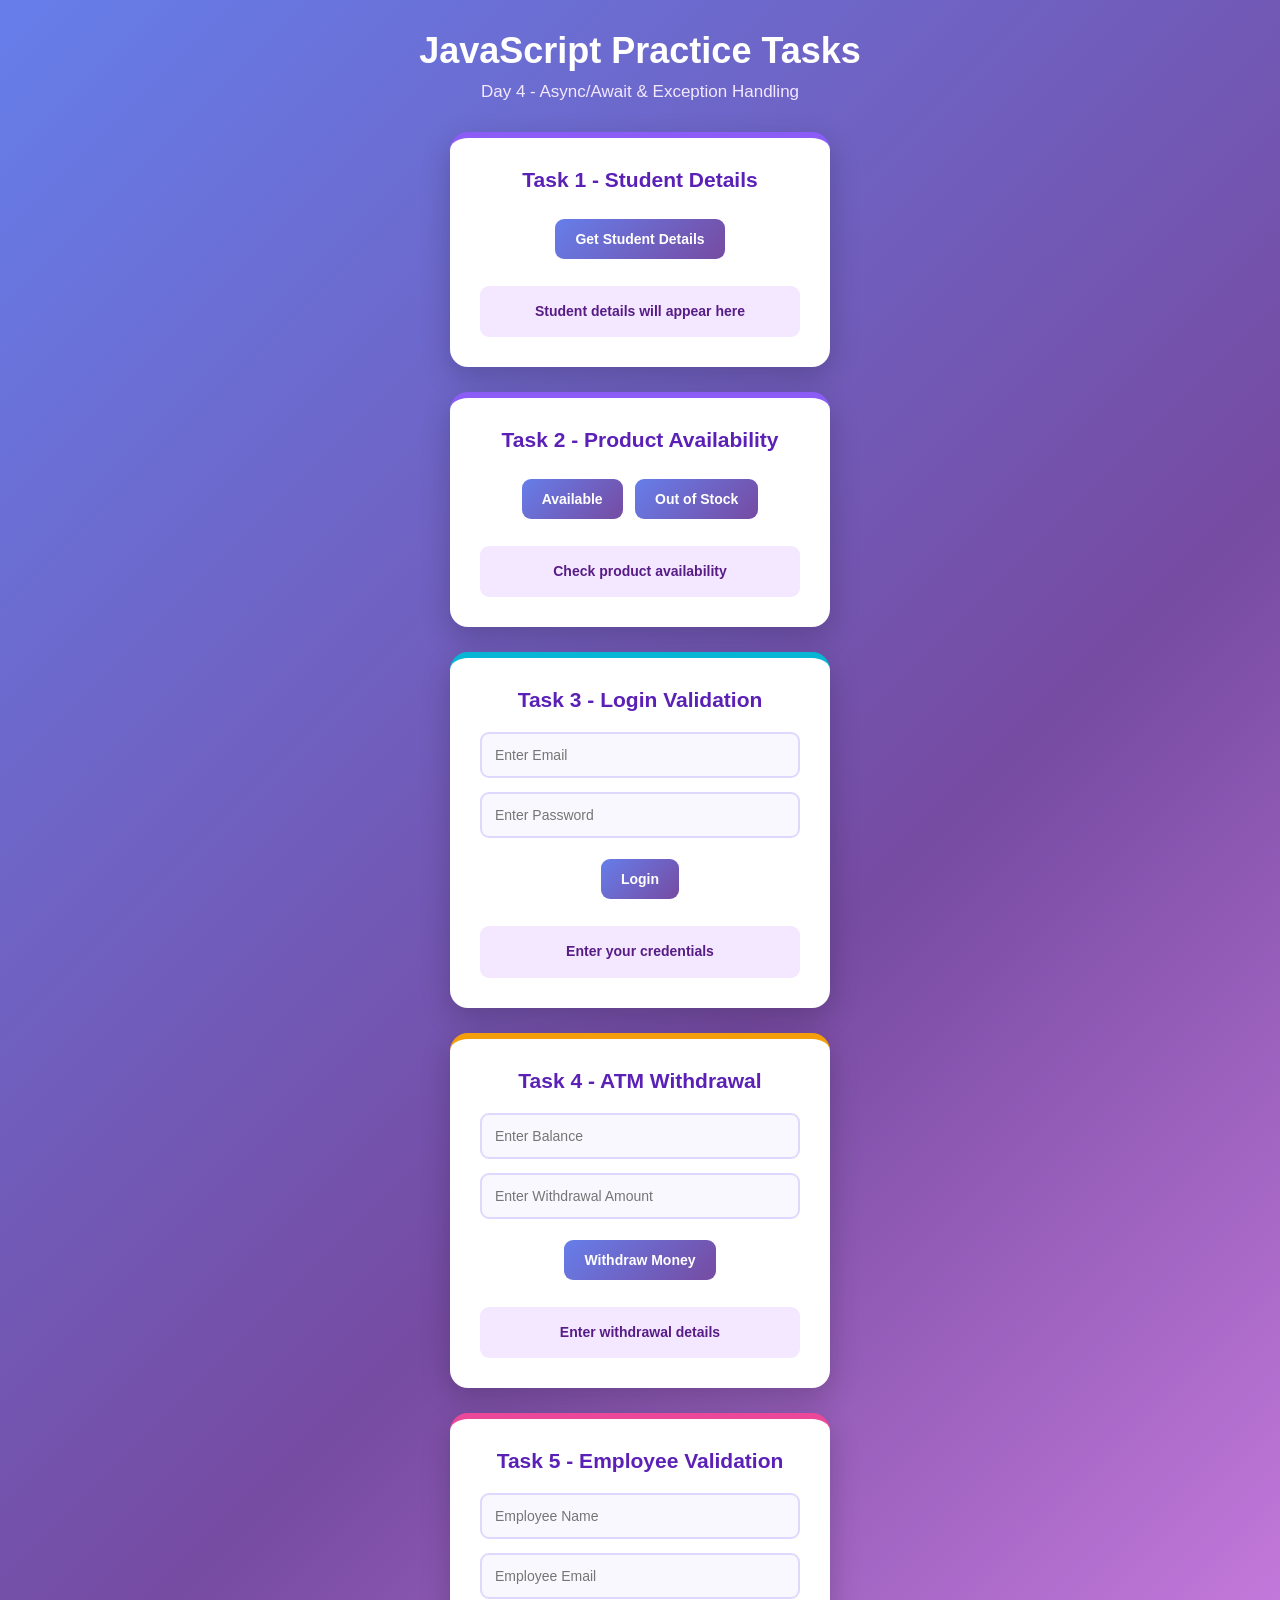
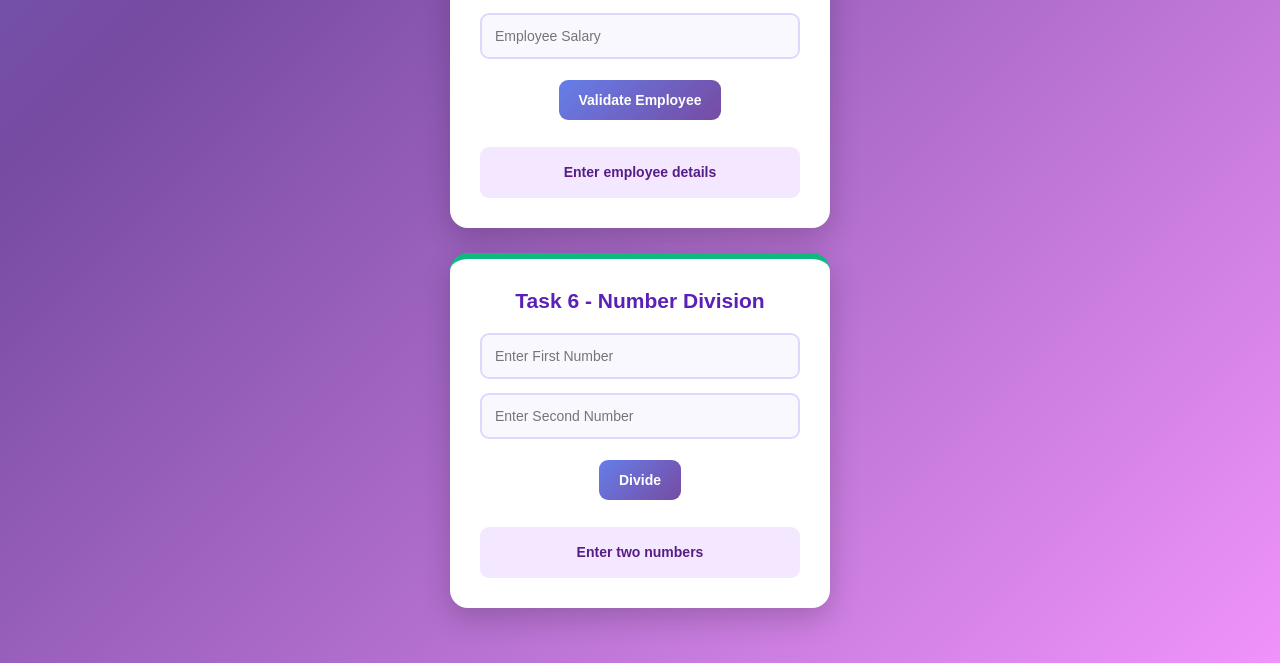
<file: day 5/index.html>
<!DOCTYPE html>
<html lang="en">
<head>
    <meta charset="UTF-8">
    <meta name="viewport" content="width=device-width, initial-scale=1.0">
    <title>JavaScript Day 4 Tasks</title>

    <!-- CSS -->
    <style>
        * {
            margin: 0;
            padding: 0;
            box-sizing: border-box;
        }

        body {
            font-family: 'Segoe UI', Arial, sans-serif;
            background: linear-gradient(135deg, #667eea, #764ba2, #f093fb);
            min-height: 100vh;
            text-align: center;
            padding: 30px 20px;
        }

        h1 {
            color: white;
            font-size: 36px;
            margin-bottom: 10px;
        }

        .subtitle {
            color: #f3e8ff;
            font-size: 17px;
            margin-bottom: 30px;
        }

        .container {
            background: white;
            width: 380px;
            max-width: 100%;
            margin: 25px auto;
            padding: 30px;
            border-radius: 18px;
            box-shadow: 0 10px 30px rgba(0,0,0,0.2);
            transition: 0.3s;
            border-top: 6px solid #8b5cf6;
        }

        .container:hover {
            transform: translateY(-6px);
            box-shadow: 0 15px 35px rgba(0,0,0,0.25);
        }

        h2 {
            color: #5b21b6;
            font-size: 21px;
            margin-bottom: 20px;
        }

        input {
            display: block;
            width: 100%;
            padding: 13px;
            margin: 14px auto;
            border: 2px solid #e0d7ff;
            border-radius: 9px;
            background: #faf8ff;
            font-size: 14px;
            outline: none;
            transition: 0.3s;
        }

        input:focus {
            border-color: #8b5cf6;
            background: white;
            box-shadow: 0 0 10px rgba(139,92,246,0.2);
        }

        button {
            background: linear-gradient(135deg, #667eea, #764ba2);
            color: white;
            padding: 12px 20px;
            margin: 7px 4px;
            border: none;
            border-radius: 9px;
            font-size: 14px;
            font-weight: bold;
            cursor: pointer;
            transition: 0.3s;
        }

        button:hover {
            transform: scale(1.06);
            box-shadow: 0 7px 18px rgba(102,126,234,0.4);
        }

        button:active {
            transform: scale(0.96);
        }

        .container p {
            color: #581c87;
            background: #f3e8ff;
            margin-top: 20px;
            padding: 13px;
            border-radius: 9px;
            font-size: 14px;
            font-weight: 600;
            line-height: 1.8;
            overflow-wrap: anywhere;
        }

        .container:nth-of-type(3) {
            border-top-color: #06b6d4;
        }

        .container:nth-of-type(4) {
            border-top-color: #f59e0b;
        }

        .container:nth-of-type(5) {
            border-top-color: #ec4899;
        }

        .container:nth-of-type(6) {
            border-top-color: #10b981;
        }

        .container:nth-of-type(7) {
            border-top-color: #6366f1;
        }

        @media (max-width: 450px) {
            body {
                padding: 20px 12px;
            }

            h1 {
                font-size: 27px;
            }

            .container {
                width: 100%;
                padding: 22px;
            }
        }
    </style>
</head>

<body>

    <h1>JavaScript Practice Tasks</h1>
    <p class="subtitle">Day 4 - Async/Await & Exception Handling</p>

    <!-- TASK 1 -->
    <div class="container">
        <h2>Task 1 - Student Details</h2>

        <button onclick="displayStudent()">
            Get Student Details
        </button>

        <p id="studentResult">Student details will appear here</p>
    </div>

    <!-- TASK 2 -->
    <div class="container">
        <h2>Task 2 - Product Availability</h2>

        <button onclick="checkProduct(true)">Available</button>
        <button onclick="checkProduct(false)">Out of Stock</button>

        <p id="productResult">Check product availability</p>
    </div>

    <!-- TASK 3 -->
    <div class="container">
        <h2>Task 3 - Login Validation</h2>

        <input type="email" id="email" placeholder="Enter Email">
        <input type="password" id="password" placeholder="Enter Password">

        <button onclick="validateLogin()">Login</button>

        <p id="loginResult">Enter your credentials</p>
    </div>

    <!-- TASK 4 -->
    <div class="container">
        <h2>Task 4 - ATM Withdrawal</h2>

        <input type="number" id="balance" placeholder="Enter Balance">
        <input type="number" id="amount" placeholder="Enter Withdrawal Amount">

        <button onclick="withdraw()">Withdraw Money</button>

        <p id="atmResult">Enter withdrawal details</p>
    </div>

    <!-- TASK 5 -->
    <div class="container">
        <h2>Task 5 - Employee Validation</h2>

        <input type="text" id="name" placeholder="Employee Name">
        <input type="email" id="empEmail" placeholder="Employee Email">
        <input type="number" id="salary" placeholder="Employee Salary">

        <button onclick="checkEmployee()">Validate Employee</button>

        <p id="employeeResult">Enter employee details</p>
    </div>

    <!-- TASK 6 -->
    <div class="container">
        <h2>Task 6 - Number Division</h2>

        <input type="number" id="num1" placeholder="Enter First Number">
        <input type="number" id="num2" placeholder="Enter Second Number">

        <button onclick="calculate()">Divide</button>

        <p id="divisionResult">Enter two numbers</p>
    </div>


    <!-- JAVASCRIPT -->
    <script>

        // =================================
        // TASK 1 - STUDENT DETAILS
        // =================================

        function getStudentDetails() {
            return new Promise((resolve) => {

                setTimeout(() => {

                    const student = {
                        id: 101,
                        name: "Gokul",
                        department: "CSE Cybersecurity"
                    };

                    resolve(student);

                }, 2000);

            });
        }

        async function displayStudent() {

            const result = document.getElementById("studentResult");

            result.innerHTML = "Loading...";

            const student = await getStudentDetails();

            result.innerHTML =
                "ID: " + student.id +
                "<br>Name: " + student.name +
                "<br>Department: " + student.department;
        }


        // =================================
        // TASK 2 - PRODUCT AVAILABILITY
        // =================================

        function checkAvailability(isAvailable) {

            return new Promise((resolve, reject) => {

                if (isAvailable) {
                    resolve("Product Available");
                } else {
                    reject("Product Out of Stock");
                }

            });
        }

        async function checkProduct(status) {

            const result = document.getElementById("productResult");

            try {

                const message = await checkAvailability(status);

                result.innerHTML = message;

            } catch (error) {

                result.innerHTML = error;

            }
        }


        // =================================
        // TASK 3 - LOGIN VALIDATION
        // =================================

        function login(email, password) {

            return new Promise((resolve, reject) => {

                if (
                    email === "gokul@gmail.com" &&
                    password === "12345"
                ) {
                    resolve("Login Successful!");
                } else {
                    reject("Invalid Email or Password");
                }

            });
        }

        async function validateLogin() {

            const email = document.getElementById("email").value;
            const password = document.getElementById("password").value;

            const result = document.getElementById("loginResult");

            try {

                const message = await login(email, password);

                result.innerHTML = message;

            } catch (error) {

                result.innerHTML = error;

            }
        }


        // =================================
        // TASK 4 - ATM WITHDRAWAL
        // =================================

        function withdrawMoney(balance, amount) {

            if (amount <= 0) {
                throw new Error("Invalid Withdrawal Amount");
            }

            if (amount > balance) {
                throw new Error("Insufficient Balance");
            }

            return balance - amount;
        }

        function withdraw() {

            const balanceInput = document.getElementById("balance").value;
            const amountInput = document.getElementById("amount").value;

            const result = document.getElementById("atmResult");

            try {

                if (balanceInput === "" || amountInput === "") {
                    throw new Error("Please enter both values");
                }

                const balance = Number(balanceInput);
                const amount = Number(amountInput);

                const remaining = withdrawMoney(balance, amount);

                result.innerHTML =
                    "Withdrawal Successful!" +
                    "<br>Remaining Balance: " + remaining;

            } catch (error) {

                result.innerHTML = "Error: " + error.message;

            } finally {

                result.innerHTML += "<br>Transaction Completed";

            }
        }


        // =================================
        // TASK 5 - EMPLOYEE VALIDATION
        // =================================

        function validateEmployee(employee) {

            if (!employee.name || employee.name.trim() === "") {
                throw new Error("Employee Name is Required");
            }

            if (!employee.email || !employee.email.includes("@")) {
                throw new Error("Invalid Employee Email");
            }

            if (
                !Number.isFinite(employee.salary) ||
                employee.salary <= 0
            ) {
                throw new Error("Invalid Employee Salary");
            }

            return "Employee Data is Valid";
        }

        function checkEmployee() {

            const employee = {

                name: document.getElementById("name").value,

                email: document.getElementById("empEmail").value,

                salary: Number(document.getElementById("salary").value)

            };

            const result = document.getElementById("employeeResult");

            try {

                const message = validateEmployee(employee);

                result.innerHTML = message;

            } catch (error) {

                result.innerHTML = "Error: " + error.message;

            } finally {

                result.innerHTML += "<br>Employee Validation Completed";

            }
        }


        // =================================
        // TASK 6 - NUMBER DIVISION
        // =================================

        function divideNumbers(a, b) {

            if (b === 0) {
                throw new Error("Cannot Divide by Zero");
            }

            return a / b;
        }

        function calculate() {

            const num1Input = document.getElementById("num1").value;
            const num2Input = document.getElementById("num2").value;

            const result = document.getElementById("divisionResult");

            try {

                if (num1Input === "" || num2Input === "") {
                    throw new Error("Please enter both numbers");
                }

                const a = Number(num1Input);
                const b = Number(num2Input);

                const answer = divideNumbers(a, b);

                result.innerHTML = "Division Result: " + answer;

            } catch (error) {

                result.innerHTML = "Error: " + error.message;

            } finally {

                result.innerHTML += "<br>Calculation Completed";

            }
        }

    </script>

</body>
</html>
</file>
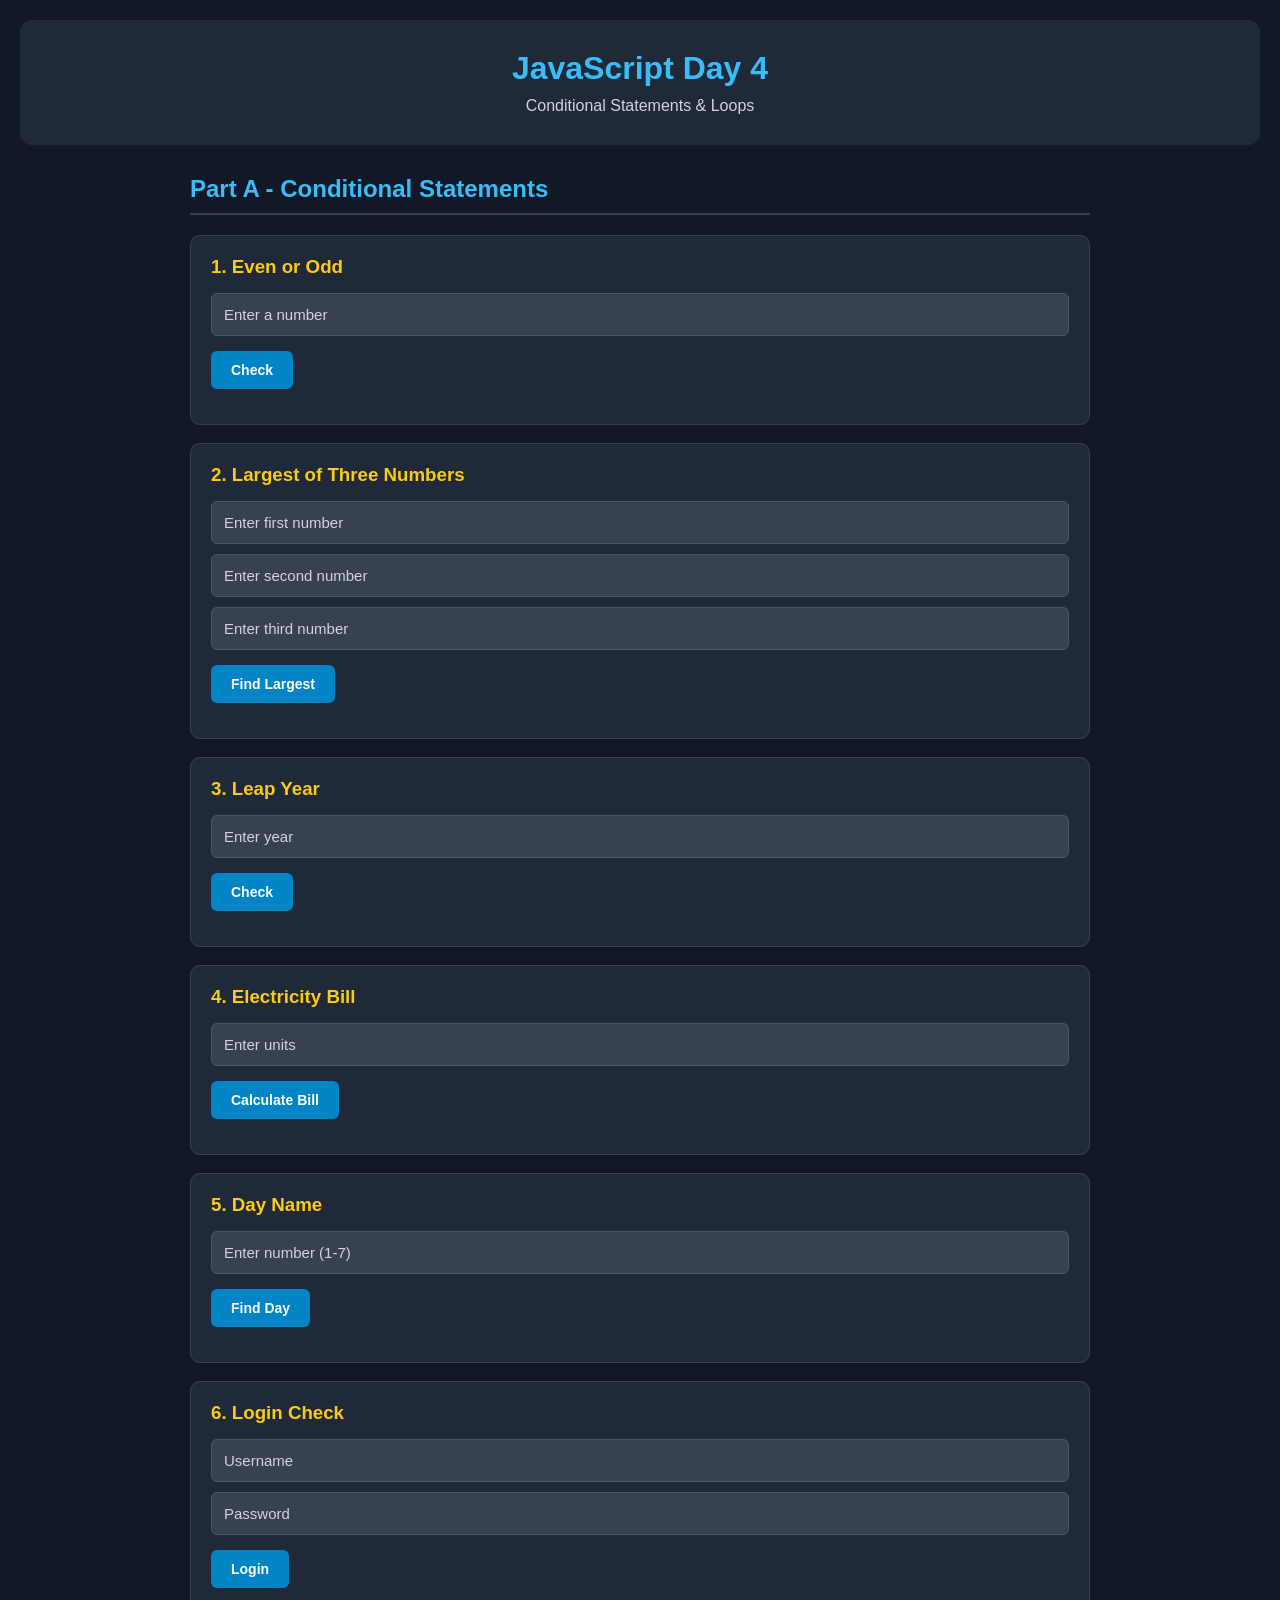
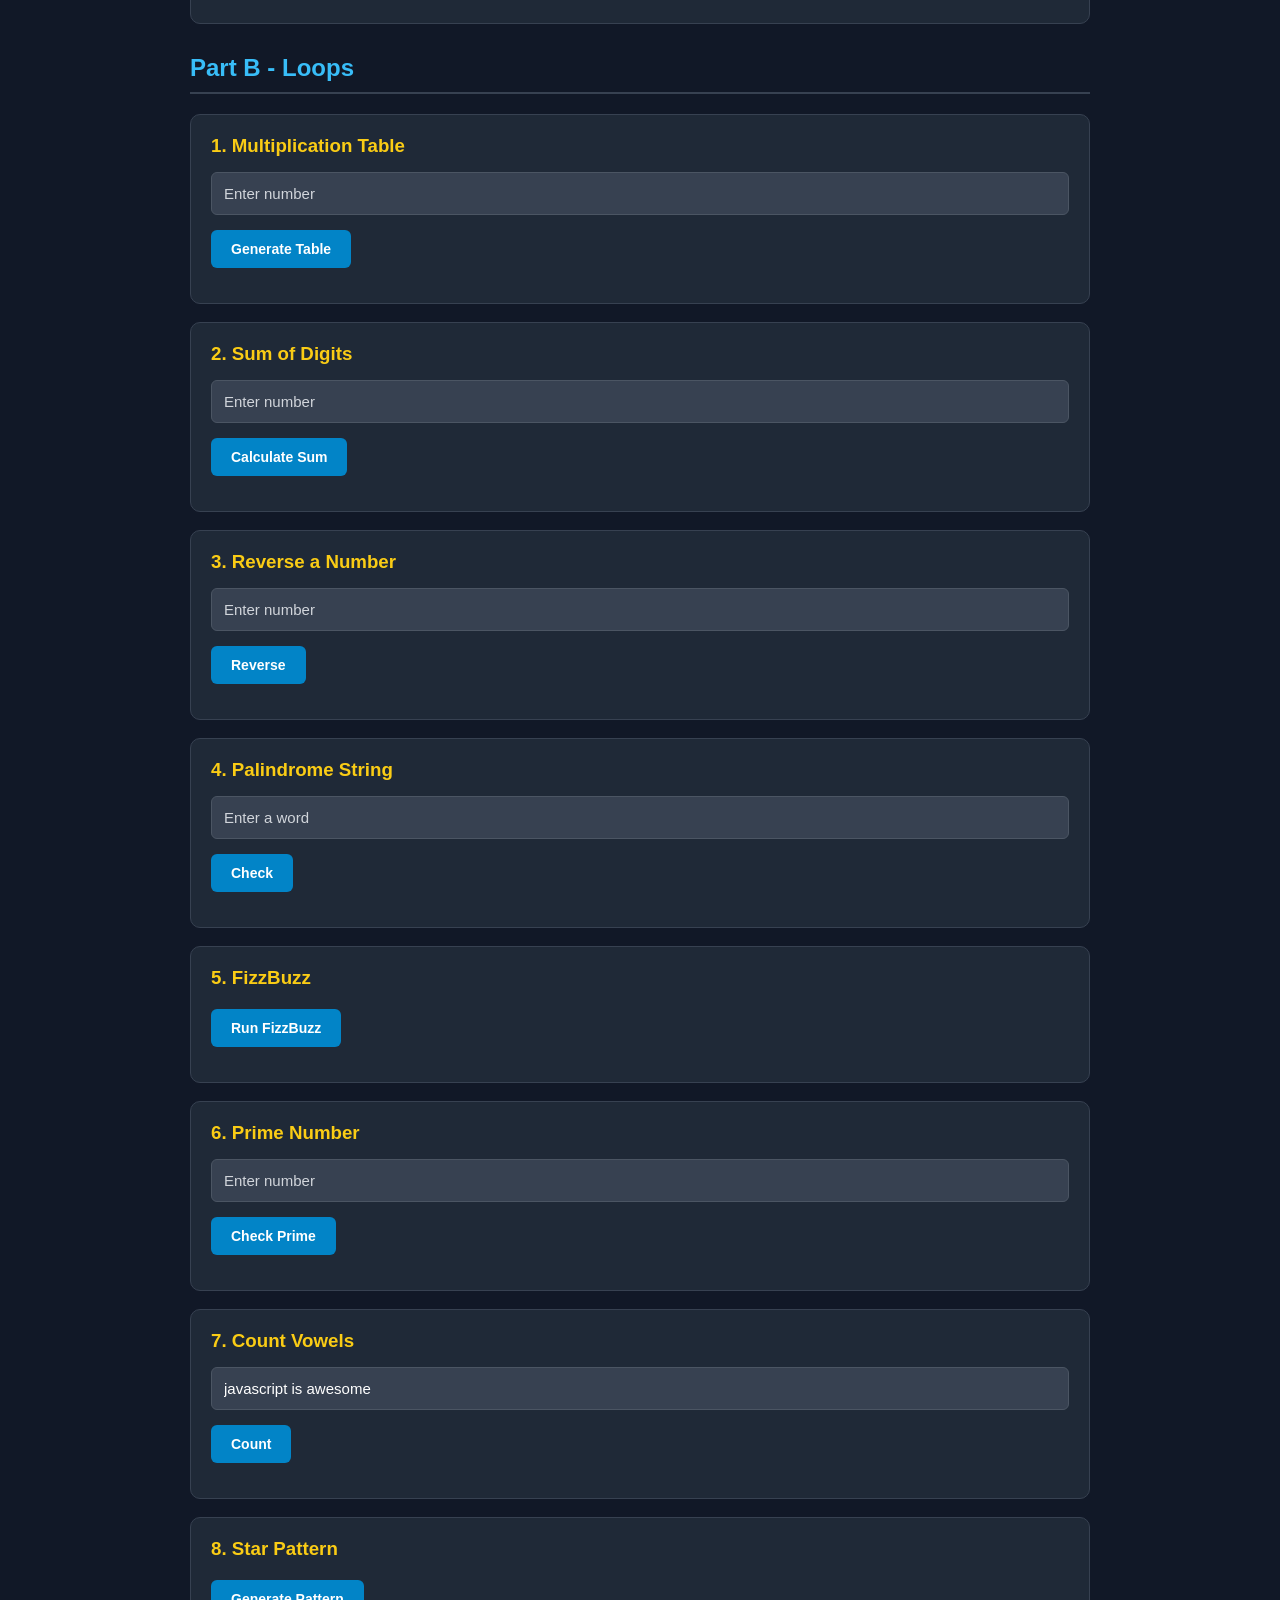
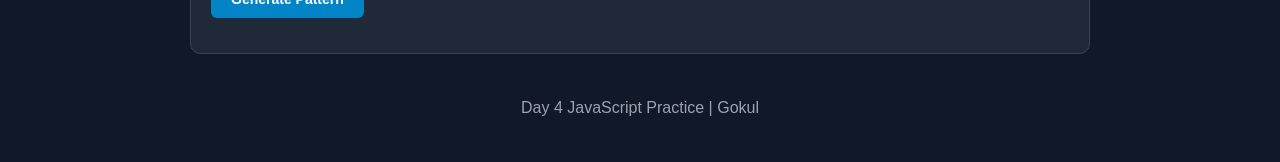
<file: day4/index.html>
<!DOCTYPE html>
<html lang="en">
<head>
    <meta charset="UTF-8">
    <meta name="viewport" content="width=device-width, initial-scale=1.0">
    <title>Day 4 - JavaScript Tasks</title>
    <link rel="stylesheet" href="style.css">
</head>
<body>

    <header>
        <h1>JavaScript Day 4</h1>
        <p>Conditional Statements & Loops</p>
    </header>

    <main>

        <h2>Part A - Conditional Statements</h2>

        <!-- 1. Even or Odd -->
        <section>
            <h3>1. Even or Odd</h3>
            <input type="number" id="evenNumber" placeholder="Enter a number">
            <button onclick="checkEvenOdd()">Check</button>
            <p id="evenResult"></p>
        </section>

        <!-- 2. Largest of Three -->
        <section>
            <h3>2. Largest of Three Numbers</h3>
            <input type="number" id="num1" placeholder="Enter first number">
            <input type="number" id="num2" placeholder="Enter second number">
            <input type="number" id="num3" placeholder="Enter third number">
            <button onclick="findLargest()">Find Largest</button>
            <p id="largestResult"></p>
        </section>

        <!-- 3. Leap Year -->
        <section>
            <h3>3. Leap Year</h3>
            <input type="number" id="year" placeholder="Enter year">
            <button onclick="checkLeapYear()">Check</button>
            <p id="leapResult"></p>
        </section>

        <!-- 4. Electricity Bill -->
        <section>
            <h3>4. Electricity Bill</h3>
            <input type="number" id="units" placeholder="Enter units">
            <button onclick="calculateBill()">Calculate Bill</button>
            <p id="billResult"></p>
        </section>

        <!-- 5. Day Name -->
        <section>
            <h3>5. Day Name</h3>
            <input type="number" id="day" placeholder="Enter number (1-7)">
            <button onclick="findDay()">Find Day</button>
            <p id="dayResult"></p>
        </section>

        <!-- 6. Login Check -->
        <section>
            <h3>6. Login Check</h3>
            <input type="text" id="username" placeholder="Username">
            <input type="password" id="password" placeholder="Password">
            <button onclick="loginCheck()">Login</button>
            <p id="loginResult"></p>
        </section>

        <h2>Part B - Loops</h2>

        <!-- 1. Multiplication Table -->
        <section>
            <h3>1. Multiplication Table</h3>
            <input type="number" id="tableNumber" placeholder="Enter number">
            <button onclick="multiplicationTable()">Generate Table</button>
            <p id="tableResult"></p>
        </section>

        <!-- 2. Sum of Digits -->
        <section>
            <h3>2. Sum of Digits</h3>
            <input type="number" id="sumNumber" placeholder="Enter number">
            <button onclick="sumDigits()">Calculate Sum</button>
            <p id="sumResult"></p>
        </section>

        <!-- 3. Reverse Number -->
        <section>
            <h3>3. Reverse a Number</h3>
            <input type="number" id="reverseNumber" placeholder="Enter number">
            <button onclick="reverseNumber()">Reverse</button>
            <p id="reverseResult"></p>
        </section>

        <!-- 4. Palindrome -->
        <section>
            <h3>4. Palindrome String</h3>
            <input type="text" id="word" placeholder="Enter a word">
            <button onclick="checkPalindrome()">Check</button>
            <p id="palindromeResult"></p>
        </section>

        <!-- 5. FizzBuzz -->
        <section>
            <h3>5. FizzBuzz</h3>
            <button onclick="fizzBuzz()">Run FizzBuzz</button>
            <pre id="fizzResult"></pre>
        </section>

        <!-- 6. Prime Check -->
        <section>
            <h3>6. Prime Number</h3>
            <input type="number" id="primeNumber" placeholder="Enter number">
            <button onclick="checkPrime()">Check Prime</button>
            <p id="primeResult"></p>
        </section>

        <!-- 7. Count Vowels -->
        <section>
            <h3>7. Count Vowels</h3>
            <input type="text" id="sentence" value="javascript is awesome">
            <button onclick="countVowels()">Count</button>
            <p id="vowelResult"></p>
        </section>

        <!-- 8. Star Pattern -->
        <section>
            <h3>8. Star Pattern</h3>
            <button onclick="starPattern()">Generate Pattern</button>
            <pre id="starResult"></pre>
        </section>

    </main>

    <footer>
        <p>Day 4 JavaScript Practice | Gokul</p>
    </footer>

    <script src="script.js"></script>

</body>
</html>
</file>
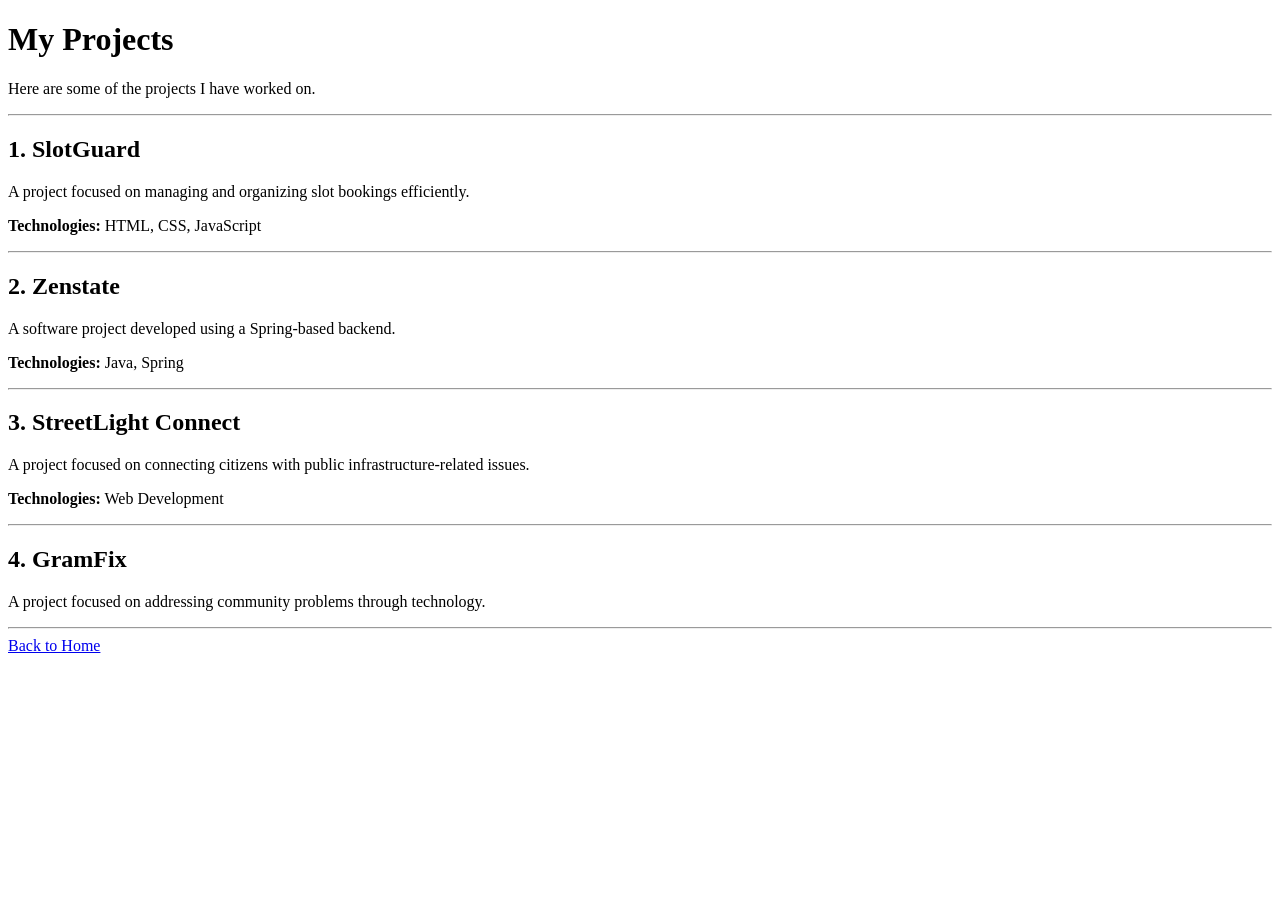
<file: projects1.html>
<!DOCTYPE html>
<html>
<head>
    <title>Gokul | Projects</title>
</head>
<body>

    <h1>My Projects</h1>

    <p>Here are some of the projects I have worked on.</p>

    <hr>

    <h2>1. SlotGuard</h2>

    <p>
        A project focused on managing and organizing
        slot bookings efficiently.
    </p>

    <p><b>Technologies:</b> HTML, CSS, JavaScript</p>

    <hr>

    <h2>2. Zenstate</h2>

    <p>
        A software project developed using a
        Spring-based backend.
    </p>

    <p><b>Technologies:</b> Java, Spring</p>

    <hr>

    <h2>3. StreetLight Connect</h2>

    <p>
        A project focused on connecting citizens
        with public infrastructure-related issues.
    </p>

    <p><b>Technologies:</b> Web Development</p>

    <hr>

    <h2>4. GramFix</h2>

    <p>
        A project focused on addressing community
        problems through technology.
    </p>

    <hr>

    <a href="D:\exp4\index1.html">Back to Home</a>

</body>
</html>
</file>
<file: day4/style.css>
* {
    margin: 0;
    padding: 0;
    box-sizing: border-box;
}

body {
    font-family: Arial, sans-serif;
    background-color: #111827;
    color: white;
    padding: 20px;
}

header {
    text-align: center;
    padding: 30px;
    background-color: #1f2937;
    border-radius: 12px;
    margin-bottom: 30px;
}

header h1 {
    color: #38bdf8;
    margin-bottom: 10px;
}

header p {
    color: #d1d5db;
}

main {
    max-width: 900px;
    margin: auto;
}

h2 {
    color: #38bdf8;
    margin: 30px 0 20px;
    border-bottom: 2px solid #374151;
    padding-bottom: 10px;
}

section {
    background-color: #1f2937;
    padding: 20px;
    margin-bottom: 18px;
    border-radius: 10px;
    border: 1px solid #374151;
}

section h3 {
    margin-bottom: 15px;
    color: #facc15;
}

input {
    width: 100%;
    padding: 12px;
    margin-bottom: 10px;
    border: 1px solid #4b5563;
    border-radius: 6px;
    background-color: #374151;
    color: white;
    font-size: 15px;
}

input::placeholder {
    color: #d1d5db;
}

button {
    padding: 11px 20px;
    background-color: #0284c7;
    color: white;
    border: none;
    border-radius: 6px;
    cursor: pointer;
    font-size: 14px;
    font-weight: bold;
    margin-top: 5px;
}

button:hover {
    background-color: #0369a1;
}

section p {
    margin-top: 15px;
    color: #4ade80;
    font-weight: bold;
    overflow-wrap: anywhere;
}

pre {
    margin-top: 15px;
    color: #4ade80;
    white-space: pre-wrap;
    line-height: 1.7;
}

footer {
    text-align: center;
    padding: 25px;
    color: #9ca3af;
    margin-top: 20px;
}

@media (max-width: 600px) {
    body {
        padding: 12px;
    }

    header {
        padding: 20px;
    }

    section {
        padding: 15px;
    }

    button {
        width: 100%;
    }
}
</file>
